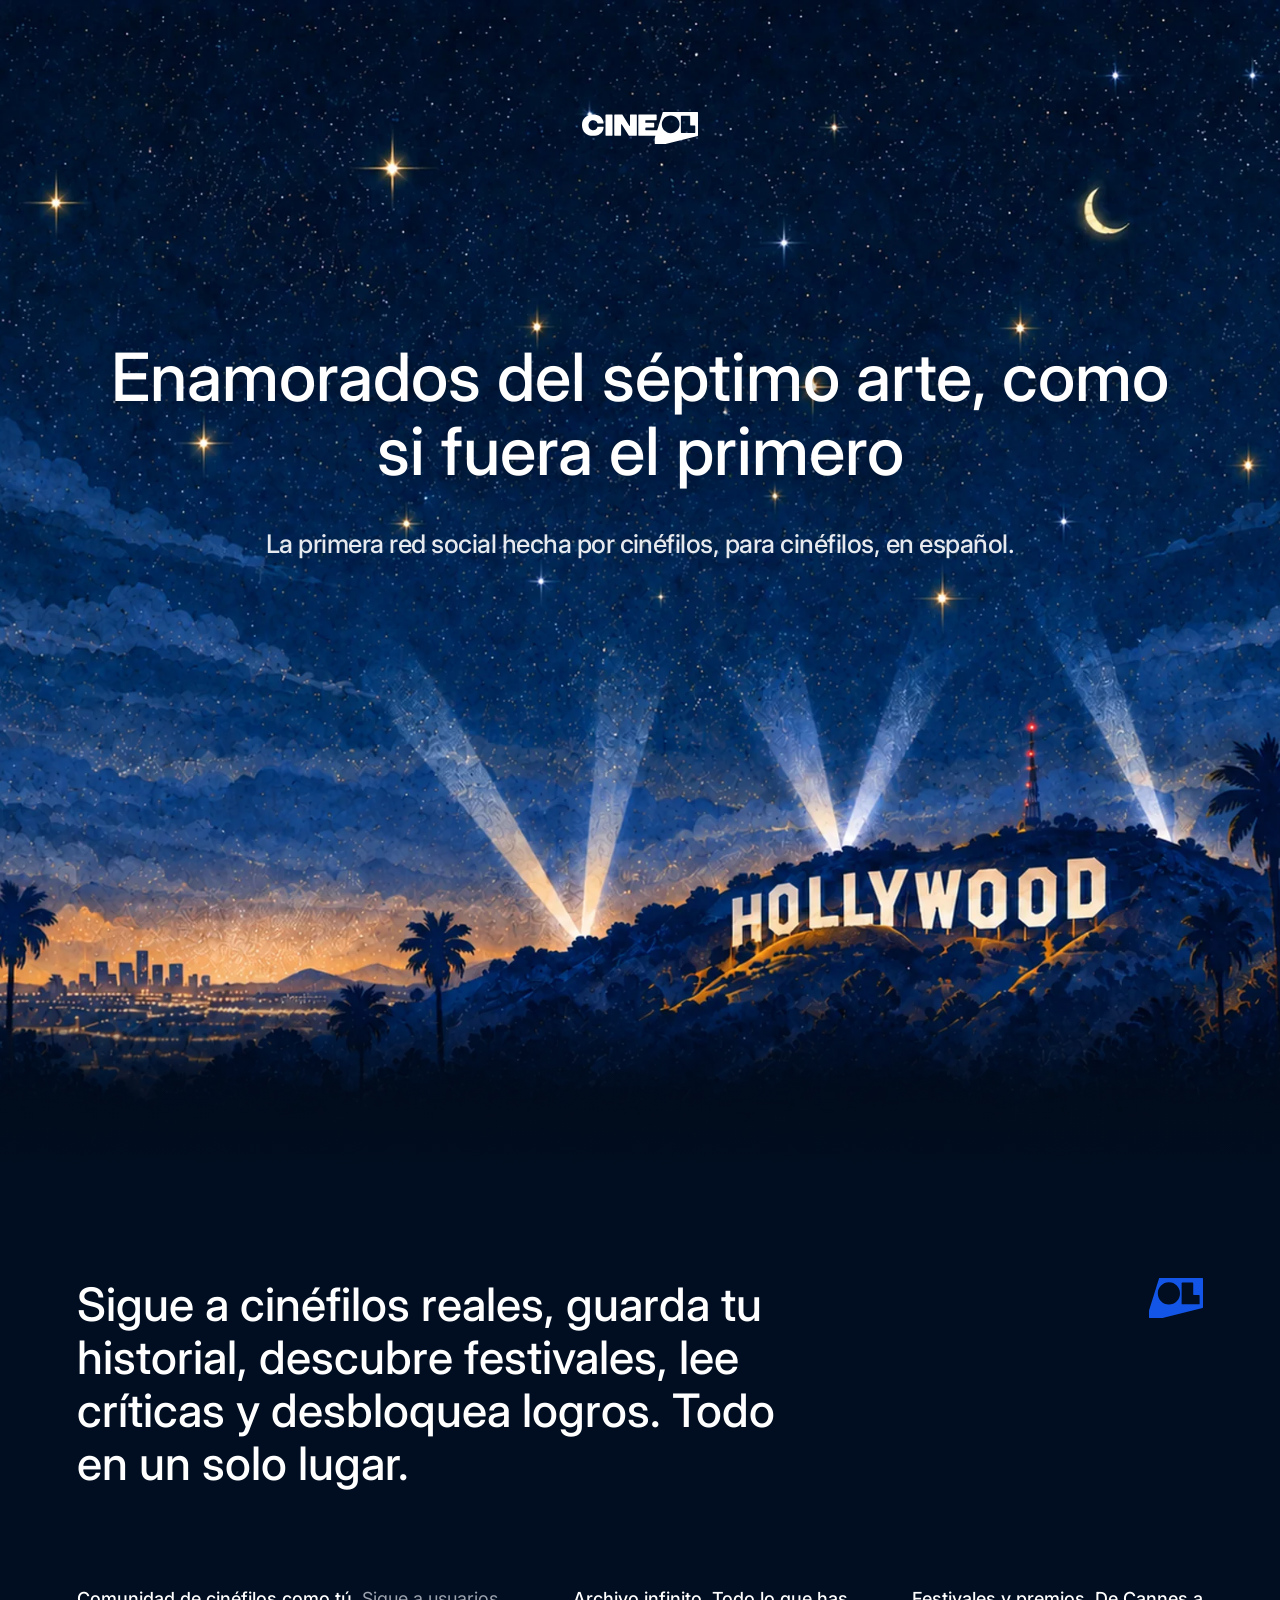
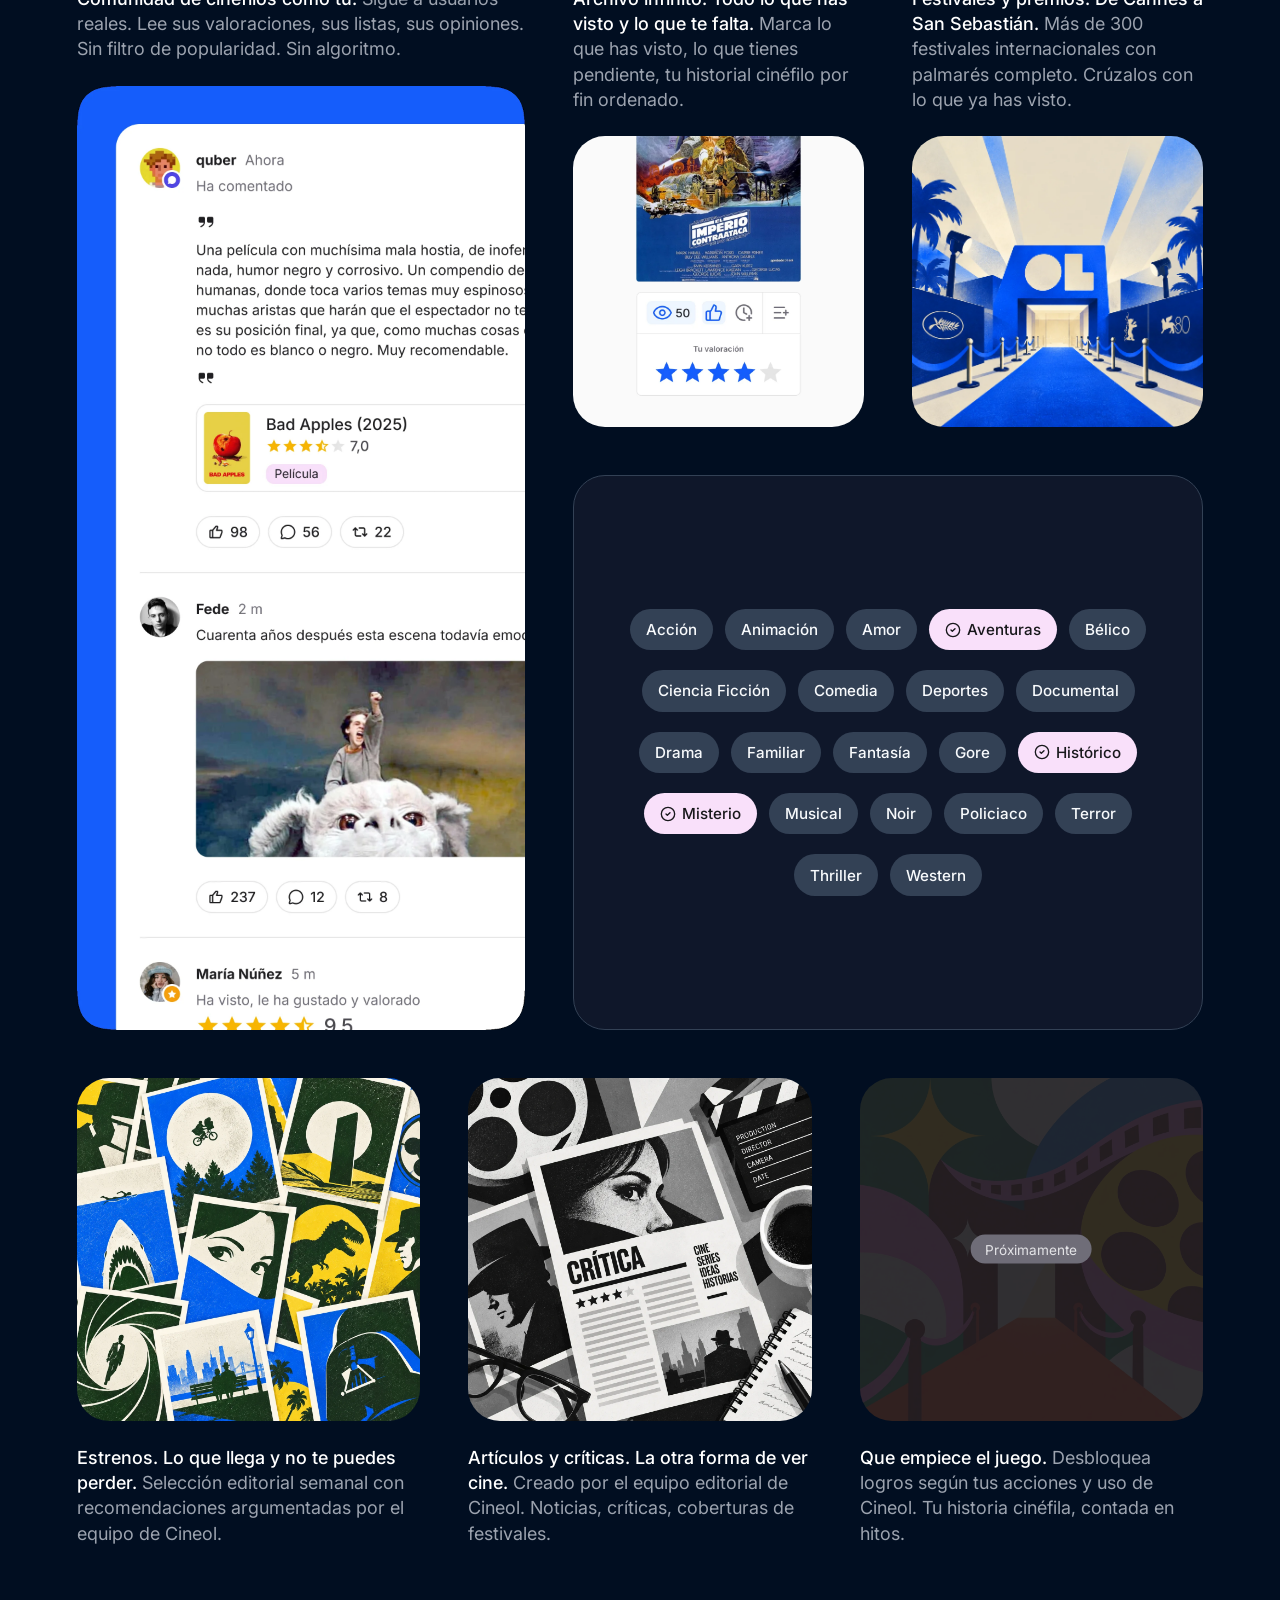
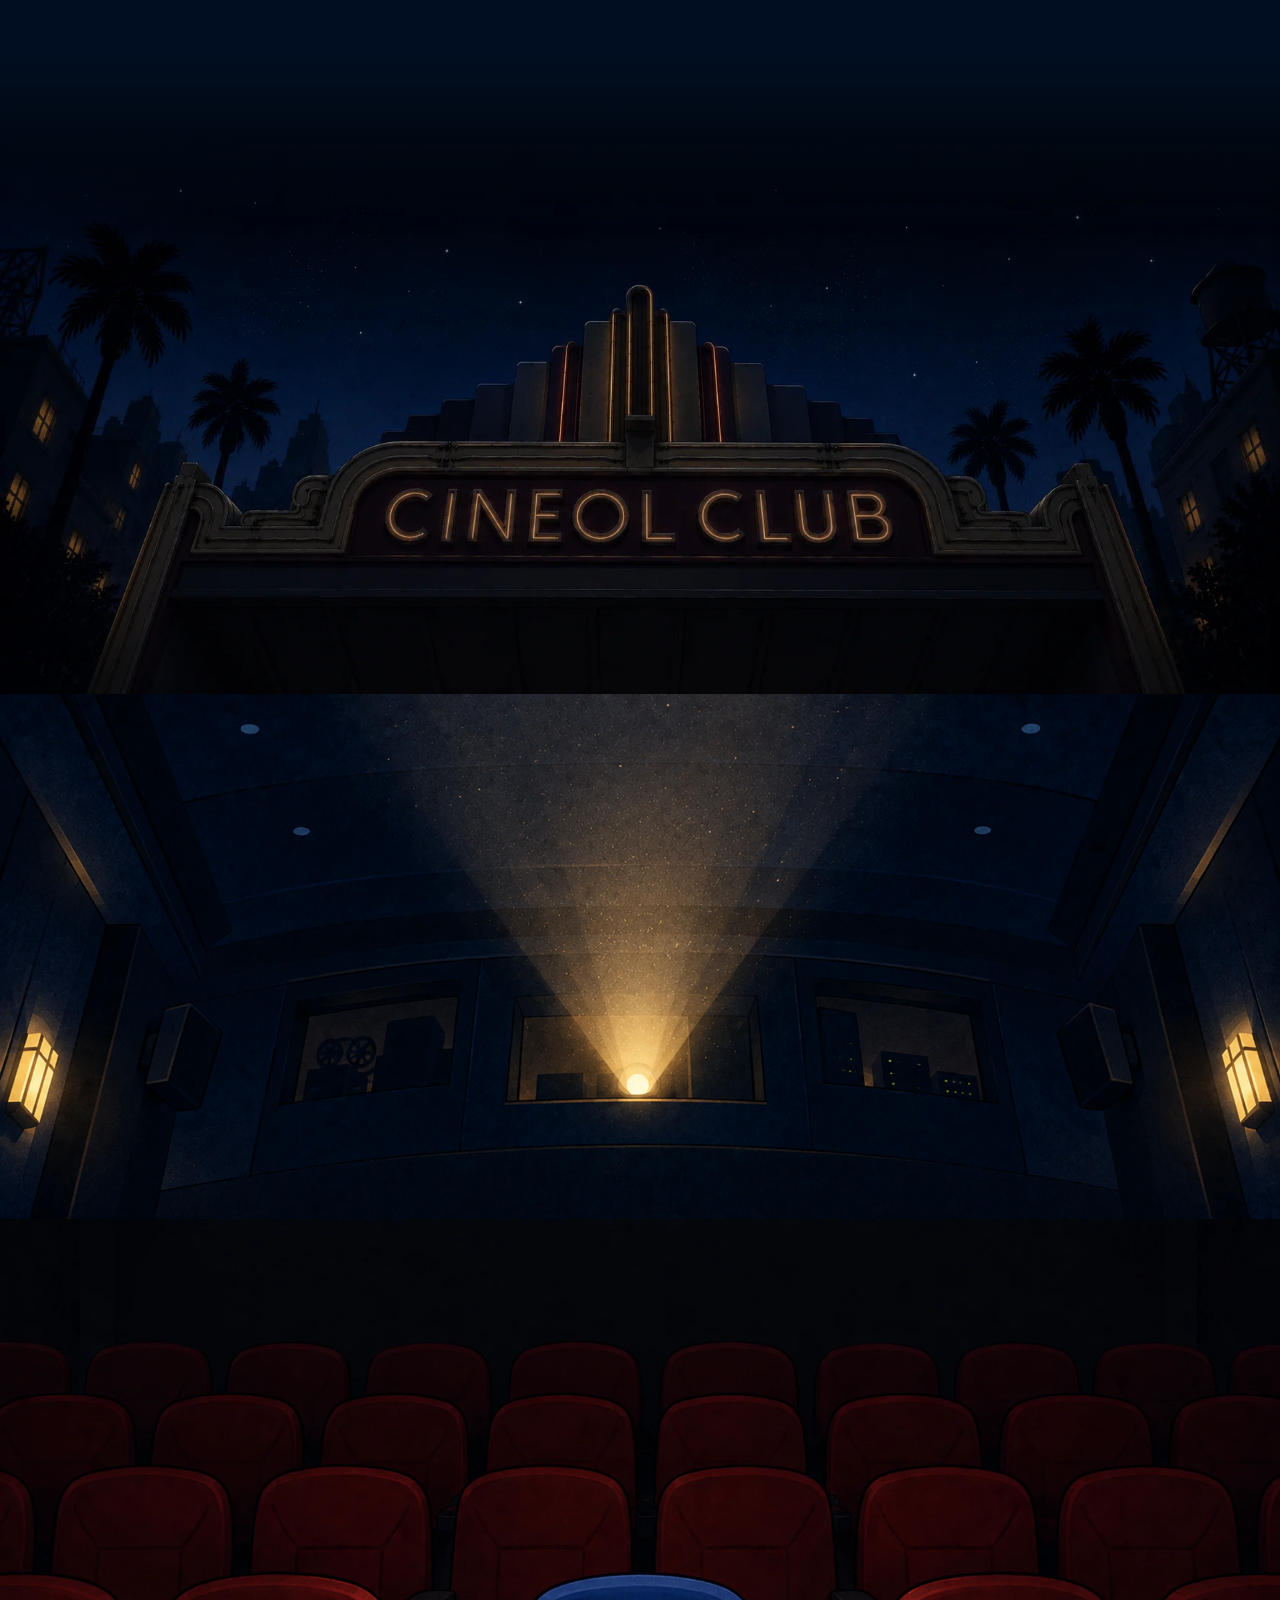
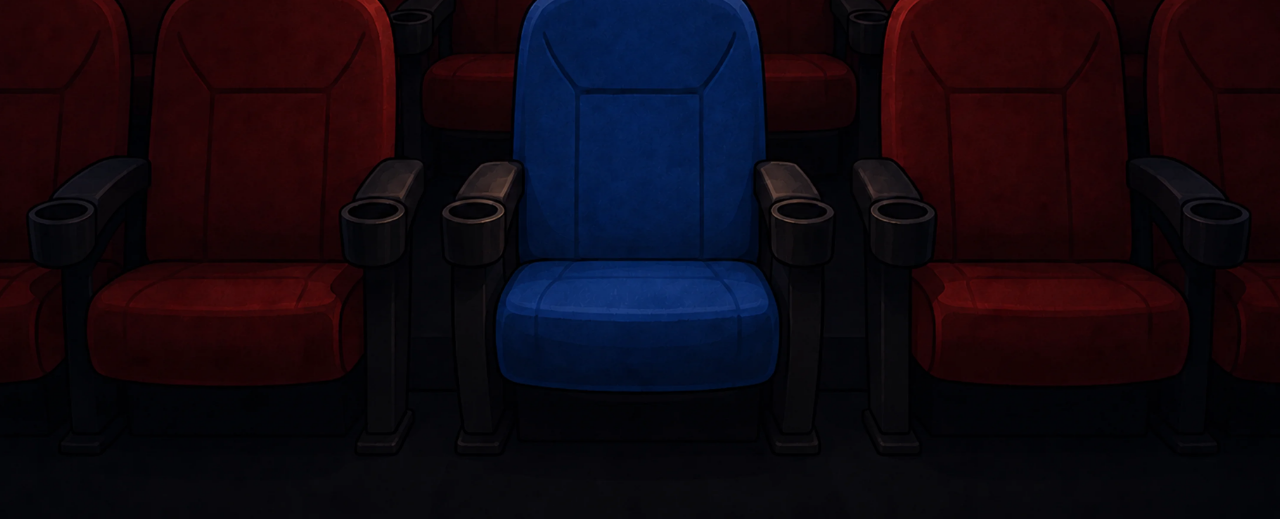
<file: index.html>
<!DOCTYPE html>
<html lang="es">
<head>
<meta charset="UTF-8">
<meta name="viewport" content="width=device-width, initial-scale=1.0">
<title>Cineol</title>
<link rel="preconnect" href="https://fonts.googleapis.com">
<link rel="preconnect" href="https://fonts.gstatic.com" crossorigin>
<link href="https://fonts.googleapis.com/css2?family=Inter:opsz,wght@14..32,400..700&display=swap" rel="stylesheet">
<link rel="stylesheet" href="css/styles.css">
<!-- Precarga la butaca iluminada: si no, la primera vez que se llega a la
     frase final el navegador tiene que descargarla de golpe y el scroll
     parece "atascarse" justo en esa transición. -->
<link rel="preload" as="image" href="assets/3-butaca-2.webp">
</head>
<body>

  <section class="hero" id="hero">
    <img class="hero-bg" id="heroBg" src="assets/hero-bg.webp" alt="Vista nocturna del letrero de Hollywood">
    <div class="hero-content" id="heroContent">
      <img class="hero-logo" src="assets/cineol-wordmark-logo.svg" alt="Cineol">
      <h1>Enamorados del séptimo arte, como si fuera el primero</h1>
      <p>La primera red social hecha por cinéfilos, para cinéfilos, en español.</p>
    </div>
  </section>

  <section class="features" id="features">
    <div class="features-inner">

      <div class="features-heading" id="featuresHeading">
        <h2>Sigue a cinéfilos reales, guarda tu historial, descubre festivales, lee críticas y desbloquea logros. Todo en un solo lugar.</h2>
        <img class="features-heading-icon" src="assets/features-subtract-icon.svg" alt="">
      </div>

      <div class="features-grid">

        <div class="features-row features-row--top">
          <article class="feature-card feature-card--tall" data-feature>
            <p class="feature-copy"><strong>Comunidad de cinéfilos como tú.</strong> Sigue a usuarios reales. Lee sus valoraciones, sus listas, sus opiniones. Sin filtro de popularidad. Sin algoritmo.</p>
            <div class="feature-media feature-media--fill squircle"><img src="assets/features-1-feed-bg.webp" alt="Feed social de Cineol" loading="lazy"></div>
          </article>

          <div class="feature-col">
            <div class="feature-subrow">
              <article class="feature-card" data-feature>
                <p class="feature-copy"><strong>Archivo infinito. Todo lo que has visto y lo que te falta.</strong> Marca lo que has visto, lo que tienes pendiente, tu historial cinéfilo por fin ordenado.</p>
                <div class="feature-media squircle"><img src="assets/features-2-valorar-bg.webp" alt="Valorar películas en Cineol" loading="lazy"></div>
              </article>
              <article class="feature-card" data-feature>
                <p class="feature-copy"><strong>Festivales y premios. De Cannes a San Sebastián.</strong> Más de 300 festivales internacionales con palmarés completo. Crúzalos con lo que ya has visto.</p>
                <div class="feature-media squircle"><img src="assets/features-3-festivales-bg.webp" alt="Festivales en Cineol" loading="lazy"></div>
              </article>
            </div>

            <article class="feature-card feature-card--genres squircle" data-feature>
              <div class="feature-genres">
                <span class="genre-badge">Acción</span>
                <span class="genre-badge">Animación</span>
                <span class="genre-badge">Amor</span>
                <span class="genre-badge genre-badge--active"><svg viewBox="0 0 24 24" fill="none" stroke="currentColor" stroke-width="2" stroke-linecap="round" stroke-linejoin="round"><circle cx="12" cy="12" r="10"/><path d="m9 12 2 2 4-4"/></svg>Aventuras</span>
                <span class="genre-badge">Bélico</span>
                <span class="genre-badge">Ciencia Ficción</span>
                <span class="genre-badge">Comedia</span>
                <span class="genre-badge">Deportes</span>
                <span class="genre-badge">Documental</span>
                <span class="genre-badge">Drama</span>
                <span class="genre-badge">Familiar</span>
                <span class="genre-badge">Fantasía</span>
                <span class="genre-badge">Gore</span>
                <span class="genre-badge genre-badge--active"><svg viewBox="0 0 24 24" fill="none" stroke="currentColor" stroke-width="2" stroke-linecap="round" stroke-linejoin="round"><circle cx="12" cy="12" r="10"/><path d="m9 12 2 2 4-4"/></svg>Histórico</span>
                <span class="genre-badge genre-badge--active"><svg viewBox="0 0 24 24" fill="none" stroke="currentColor" stroke-width="2" stroke-linecap="round" stroke-linejoin="round"><circle cx="12" cy="12" r="10"/><path d="m9 12 2 2 4-4"/></svg>Misterio</span>
                <span class="genre-badge">Musical</span>
                <span class="genre-badge">Noir</span>
                <span class="genre-badge">Policiaco</span>
                <span class="genre-badge">Terror</span>
                <span class="genre-badge">Thriller</span>
                <span class="genre-badge">Western</span>
              </div>
            </article>
          </div>
        </div>

        <div class="features-row features-row--bottom">
          <article class="feature-card" data-feature>
            <div class="feature-media squircle"><img src="assets/features-4-estrenos-bg.webp" alt="Estrenos en Cineol" loading="lazy"></div>
            <p class="feature-copy"><strong>Estrenos. Lo que llega y no te puedes perder.</strong> Selección editorial semanal con recomendaciones argumentadas por el equipo de Cineol.</p>
          </article>
          <article class="feature-card" data-feature>
            <div class="feature-media squircle"><img src="assets/features-5-articulos-bg.webp" alt="Artículos en Cineol" loading="lazy"></div>
            <p class="feature-copy"><strong>Artículos y críticas. La otra forma de ver cine.</strong> Creado por el equipo editorial de Cineol. Noticias, críticas, coberturas de festivales.</p>
          </article>
          <article class="feature-card feature-card--upcoming" data-feature>
            <div class="feature-media squircle">
              <img src="assets/features-6-proximamente-bg.webp" alt="Logros en Cineol" loading="lazy">
              <span class="feature-badge">Próximamente</span>
            </div>
            <p class="feature-copy"><strong>Que empiece el juego.</strong> Desbloquea logros según tus acciones y uso de Cineol. Tu historia cinéfila, contada en hitos.</p>
          </article>
        </div>

      </div>
    </div>
  </section>

  <section class="cta" id="cta">

    <div class="cta-fachada">
      <img src="assets/1-fachada-bg.webp" alt="Fachada de Cineol Club" loading="lazy">
    </div>

    <div class="cta-projector">
      <img class="cta-projector-base" src="assets/2-sala-proyector-1.webp" alt="Sala de proyección de Cineol" loading="lazy">
      <img class="cta-projector-frame is-active" src="assets/2-sala-proyector-1.webp" alt="" data-frame loading="lazy">
      <img class="cta-projector-frame" src="assets/2-sala-proyector-2.webp" alt="" data-frame loading="lazy">
      <img class="cta-projector-frame" src="assets/2-sala-proyector-3.webp" alt="" data-frame loading="lazy">
    </div>

    <div class="seats-wrapper" id="seatsWrapper">
      <a class="seats-pin" id="seatsPin" href="https://www.cineol.net/" aria-label="Entrar en Cineol">
        <img class="seats-bg" id="seatsBg" src="assets/3-butaca-1.webp" alt="Butacas de cine, una de ellas en azul">
        <div class="seats-overlay">
          <p class="seats-line" id="seatsLine"></p>
          <div class="seats-welcome" id="seatsWelcome">
            <h2>Bienvenido a Cineol</h2>
            <p>Aquí tienes tu sitio.</p>
          </div>
        </div>
        <span class="seats-cue" id="seatsCue">Pulsa sobre la butaca</span>
        <span class="seats-loader" id="seatsLoader" aria-hidden="true"><span class="seats-loader-fill"></span></span>
      </a>
    </div>

  </section>

  <script src="js/main.js"></script>
</body>
</html>
</file>
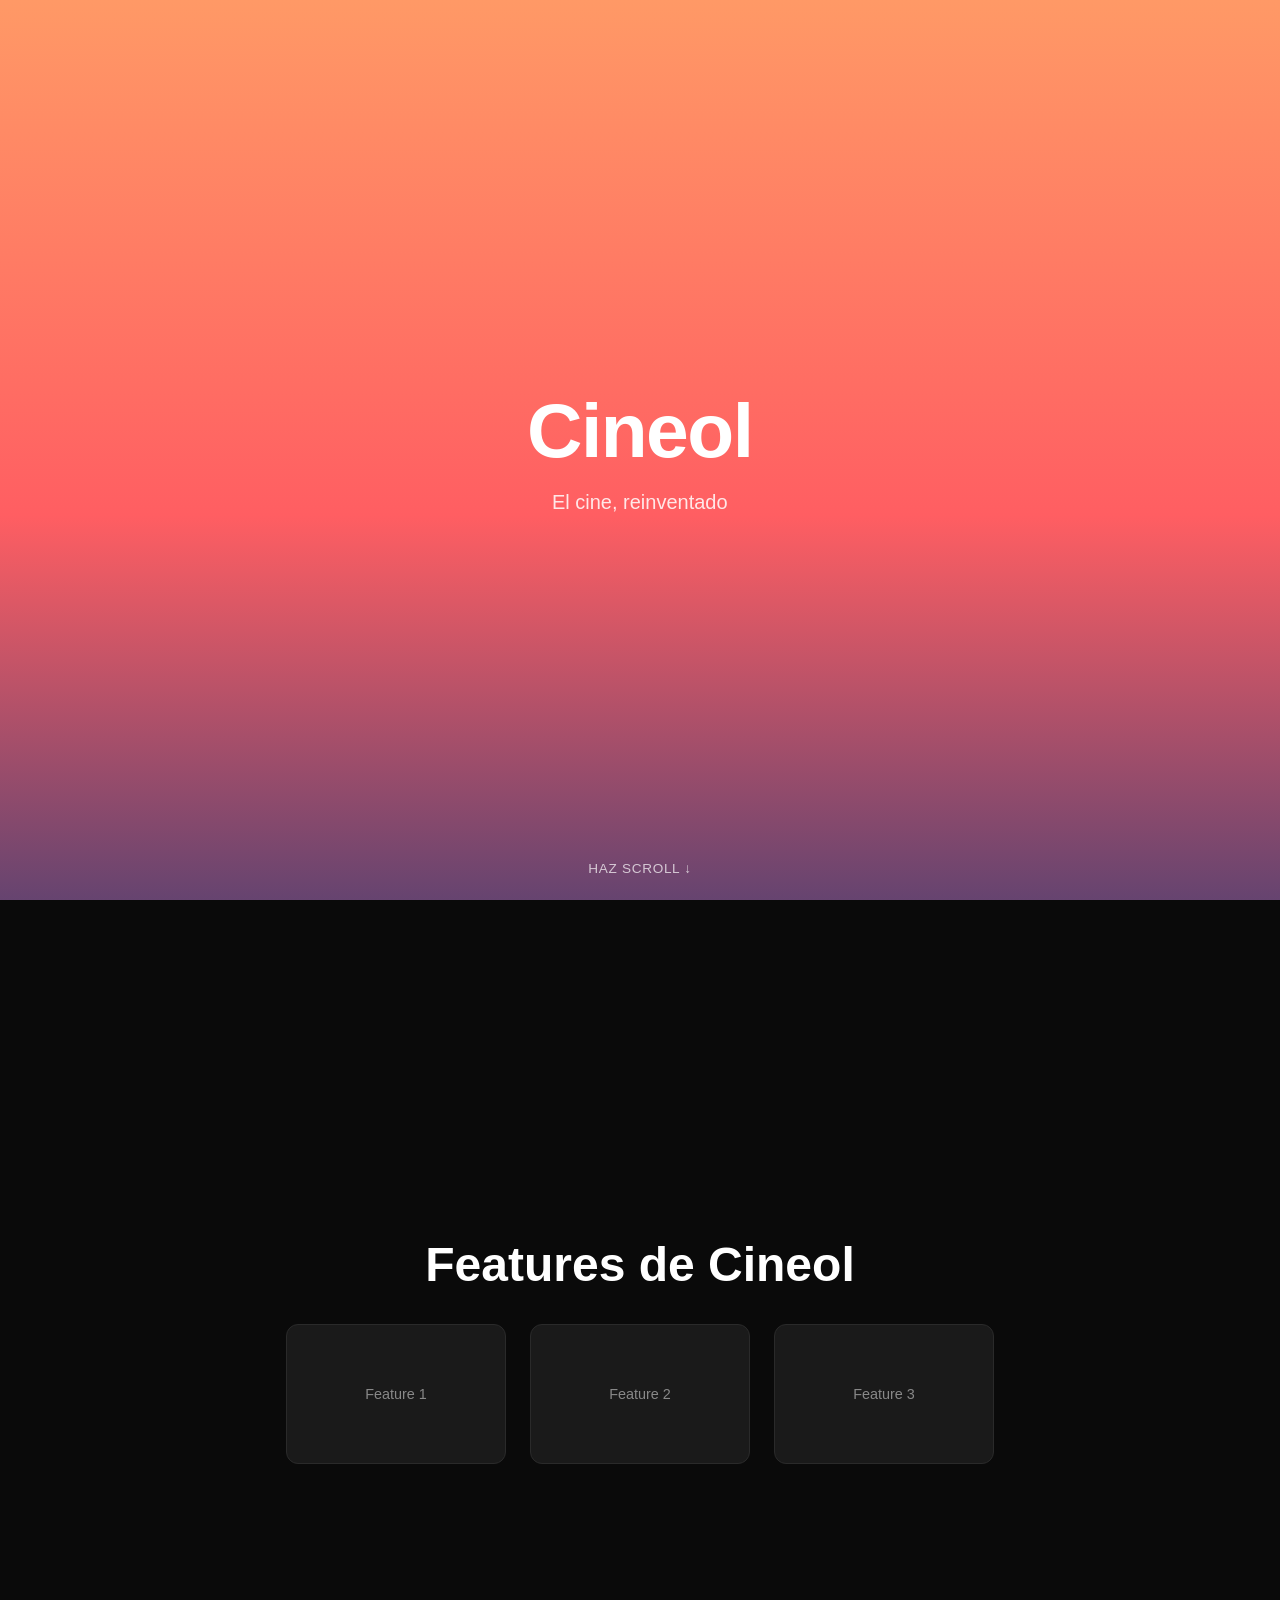
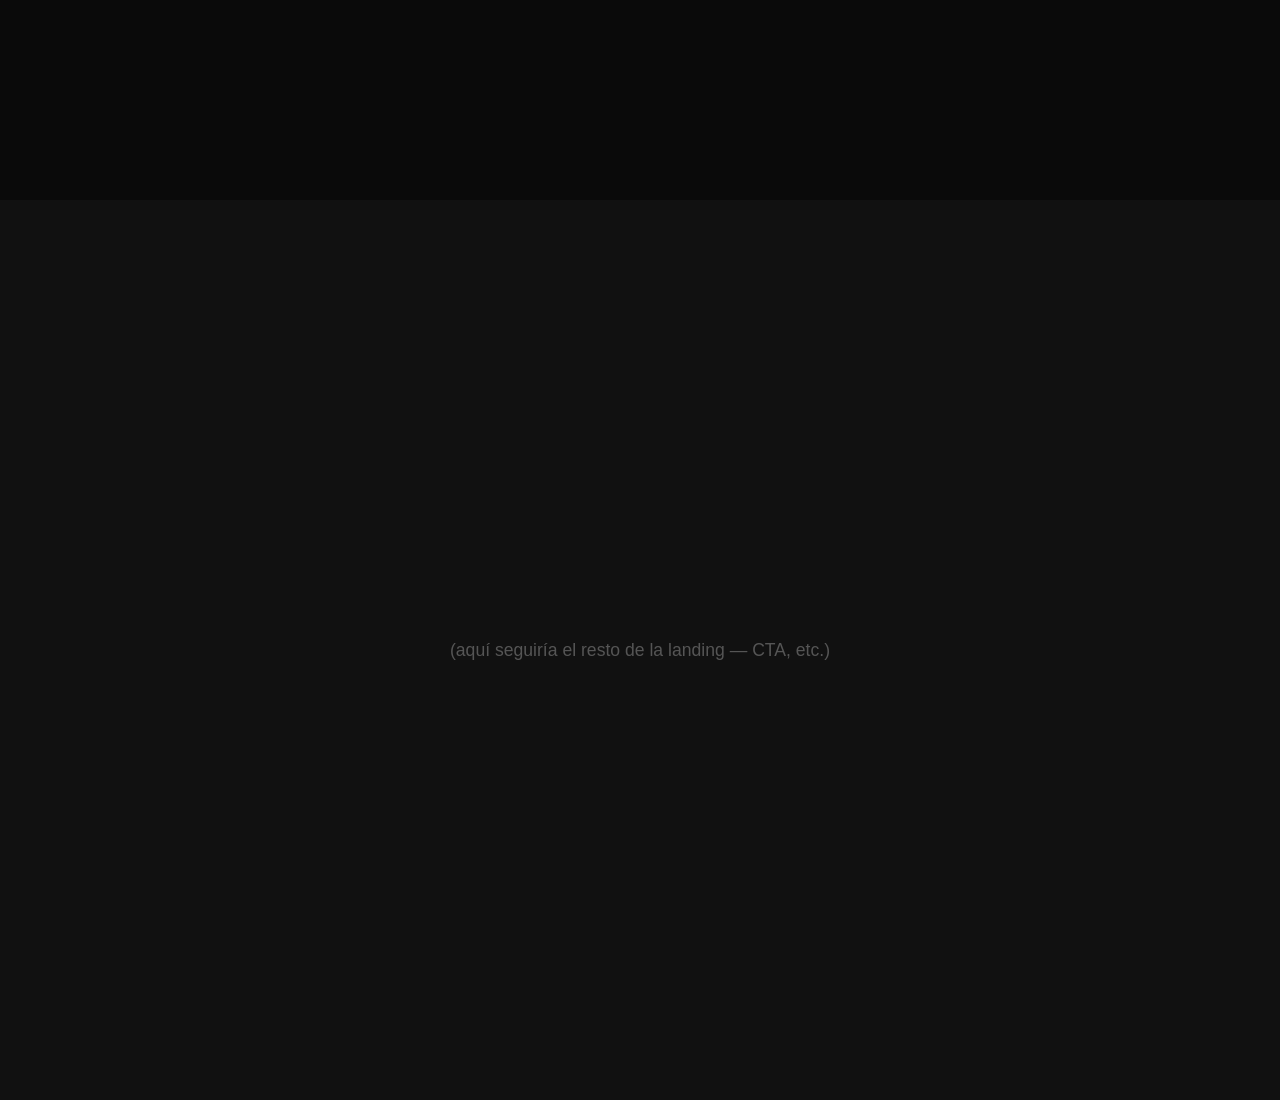
<file: demo-hero-features-transition.html>
<!DOCTYPE html>
<html lang="es">
<head>
<meta charset="UTF-8">
<meta name="viewport" content="width=device-width, initial-scale=1.0">
<title>Demo: transición Hero → Features (sticky parallax)</title>
<style>
  * { margin: 0; padding: 0; box-sizing: border-box; }
  html, body { height: 100%; }
  body { font-family: -apple-system, BlinkMacSystemFont, "Segoe UI", sans-serif; }

  section {
    position: sticky;
    top: 0;
    height: 100vh;
    width: 100%;
    display: flex;
    align-items: center;
    justify-content: center;
    overflow: hidden;
  }

  /* ---- HERO ---- */
  .hero {
    z-index: 1;
    background: #1a1a2e;
  }
  .hero-bg {
    position: absolute;
    top: 0;
    left: 0;
    width: 100%;
    /* Proporción del crop DESKTOP (ejemplo: diseñado a 1440x1450 en Figma).
       Con width:100%, la altura en px se recalcula sola según el ancho real. */
    aspect-ratio: 1440 / 1450;
    background: linear-gradient(180deg, #ff9966 0%, #ff5e62 40%, #4b3f72 75%, #241c3a 100%);
    will-change: transform;
  }
  /* Crop MOBILE distinto (placeholder — sustituir por la proporción real de Figma) */
  @media (max-width: 768px) {
    .hero-bg {
      aspect-ratio: 390 / 700;
    }
  }
  .mountain-marker {
    position: absolute;
    bottom: 60px;
    left: 50%;
    transform: translateX(-50%);
    color: white;
    font-size: 1.1rem;
    font-weight: 600;
    text-shadow: 0 2px 12px rgba(0,0,0,0.6);
    white-space: nowrap;
  }
  .hero-content {
    position: relative;
    text-align: center;
    color: white;
    will-change: transform;
  }
  .hero-content h1 {
    font-size: clamp(2.5rem, 6vw, 5rem);
    letter-spacing: -0.02em;
  }
  .hero-content p {
    margin-top: 1rem;
    font-size: 1.25rem;
    opacity: 0.85;
  }
  .hero-note {
    position: absolute;
    bottom: 24px;
    left: 50%;
    transform: translateX(-50%);
    color: rgba(255,255,255,0.7);
    font-size: 0.85rem;
    letter-spacing: 0.05em;
    text-transform: uppercase;
  }

  /* ---- FEATURES ---- */
  .features {
    z-index: 2;
    background: #0a0a0a;
    flex-direction: column;
    gap: 2rem;
  }
  .features h2 {
    color: white;
    font-size: clamp(1.8rem, 4vw, 3rem);
  }
  .cards {
    display: flex;
    gap: 1.5rem;
    flex-wrap: wrap;
    justify-content: center;
    padding: 0 2rem;
  }
  .card {
    width: 220px;
    height: 140px;
    background: #1a1a1a;
    border: 1px solid #2a2a2a;
    border-radius: 12px;
    color: #888;
    display: flex;
    align-items: center;
    justify-content: center;
    font-size: 0.9rem;
    opacity: 0;
    transform: translateY(30px);
    transition: opacity 0.6s ease, transform 0.6s ease;
  }
  .card.visible {
    opacity: 1;
    transform: translateY(0);
  }

  /* ---- SPACER para poder seguir haciendo scroll tras ver el efecto ---- */
  .spacer {
    position: relative;
    z-index: 3;
    height: 100vh;
    background: #111;
    color: #555;
    font-size: 1.1rem;
  }
</style>
</head>
<body>

  <section class="hero">
    <div class="hero-bg" id="heroBg">
      <div class="mountain-marker">🏔️ Letrero de Hollywood (oculto al cargar)</div>
    </div>
    <div class="hero-content" id="heroContent">
      <h1>Cineol</h1>
      <p>El cine, reinventado</p>
    </div>
    <div class="hero-note">Haz scroll ↓</div>
  </section>

  <section class="features">
    <h2>Features de Cineol</h2>
    <div class="cards">
      <div class="card" data-card>Feature 1</div>
      <div class="card" data-card>Feature 2</div>
      <div class="card" data-card>Feature 3</div>
    </div>
  </section>

  <section class="spacer">
    (aquí seguiría el resto de la landing — CTA, etc.)
  </section>

  <script>
    // Parallax calculado: revela el fondo del Hero (letrero de Hollywood)
    // exactamente durante el tramo de scroll en que Features lo cubre (1 viewport).
    const heroBg = document.getElementById('heroBg');
    const heroContent = document.getElementById('heroContent');

    function updateHeroParallax() {
      const vh = window.innerHeight;
      const bgHeight = heroBg.getBoundingClientRect().height; // medido en tiempo real, no hardcodeado
      const hiddenHeight = Math.max(bgHeight - vh, 0); // lo que queda oculto por defecto
      const progress = Math.min(Math.max(window.scrollY / vh, 0), 1); // 0→1 durante el pin del Hero
      heroBg.style.transform = `translateY(${-hiddenHeight * progress}px)`;

      // El texto del Hero se desvanece un poco más rápido que el reveal de fondo
      heroContent.style.transform = `translateY(${progress * 60}px)`;
      heroContent.style.opacity = 1 - progress * 1.3;
    }

    window.addEventListener('scroll', updateHeroParallax);
    window.addEventListener('resize', updateHeroParallax);
    updateHeroParallax();

    // Animación de las features al entrar en viewport (IntersectionObserver)
    const cards = document.querySelectorAll('[data-card]');
    const observer = new IntersectionObserver((entries) => {
      entries.forEach((entry, i) => {
        if (entry.isIntersecting) {
          setTimeout(() => entry.target.classList.add('visible'), i * 120);
          observer.unobserve(entry.target);
        }
      });
    }, { threshold: 0.3 });
    cards.forEach(card => observer.observe(card));
  </script>

</body>
</html>
</file>
<file: css/styles.css>
:root {
  /* Tokens de marca extraídos del archivo de Figma de Cineol */
  --cineol-black: #201f23;
  --cineol-white: #ffffff;
  --cineol-border: #e5e5e5;
  --cineol-secondary: #4c4b53;
  --cineol-placeholder: #6f6d78;
  --cineol-brand-blue: #155dfc;
  --blue-50: #eff6ff;
  --gray-400: #9ca3af;
  --pink-utility: #f9e0fa;
  --neutral-700: #404040;
  --zinc-200: #e4e4e7;
  --zinc-900: #18181b;
  --slate-900: #0f172a;
  --slate-700: #334155;
  --slate-50: #f8fafc;
}

* { margin: 0; padding: 0; box-sizing: border-box; }
/* min-height (no height): con "height:100%" en un documento cuyo contenido
   desborda el viewport, el motor trata el body como si midiera solo 1 viewport
   a efectos de "position:sticky", y el Hero (100vh) se queda sin margen para
   pegarse — por eso no se quedaba fijo al hacer scroll. */
html, body { min-height: 100%; }
body {
  font-family: "Inter", -apple-system, BlinkMacSystemFont, "Segoe UI", sans-serif;
  background: #000000; /* negro real de la página, no el token de componente */
}

section {
  position: sticky;
  top: 0;
  height: 100vh;
  width: 100%;
  overflow: hidden;
}

/* ---- HERO ---- */
/* Alto fijo en vh (no en función del ancho de la imagen): así el punto en el
   que aparece el letrero es siempre el mismo, sea cual sea la forma de la
   ventana. object-fit:cover rellena ese alto recortando los laterales si
   hace falta, pero nunca encoge ni deja bordes vacíos. Sigue sin sticky:
   es más alto que 1 viewport y fluye con normalidad en el documento. */
.hero {
  position: relative;
  top: auto;
  height: 130vh;
  overflow: hidden;
  z-index: 1;
  background: #000000;
}
/* Funde el borde inferior de la ilustración (no es negro puro) con el
   fondo de Features, para que no se note el corte entre secciones. */
.hero::after {
  content: "";
  position: absolute;
  bottom: 0;
  left: 0;
  width: 100%;
  height: 20vh;
  background: linear-gradient(to bottom, transparent, #010e21);
  pointer-events: none;
}
.hero-bg {
  position: absolute;
  top: 0;
  left: 0;
  display: block;
  width: 100%;
  height: 100%;
  object-fit: cover;
  object-position: top center;
  user-select: none;
  pointer-events: none;
}
.hero-content {
  position: absolute; /* superpuesto sobre hero-bg, no empuja su altura */
  top: 0;
  left: 0;
  width: 100%;
  text-align: center;
  color: white;
  display: flex;
  flex-direction: column;
  align-items: center;
  justify-content: center; /* centrado vertical en el primer viewport */
  gap: 2.5rem;
  height: 100vh;
  height: 100svh; /* alto visible real en móvil (sin barras del navegador) */
  padding: 0 1.5rem;
}
.hero-logo {
  position: absolute; /* fuera del flujo: el logo se queda en su sitio original */
  top: 112px;
  left: 50%;
  transform: translateX(-50%);
  height: 32px;
  width: auto;
}
.hero-content h1 {
  font-family: "Inter", sans-serif;
  font-weight: 500;
  font-size: clamp(2.2rem, 5.2vw, 5rem);
  line-height: 1.1;
  text-shadow: 0 4px 24px rgba(0, 0, 0, 0.4);
  max-width: 1108px;
}
.hero-content p {
  font-weight: 500;
  font-size: clamp(1.1rem, 2vw, 2rem);
  letter-spacing: -0.02em;
  opacity: 0.9;
}

/* Aparición de los textos del hero: igual que la de las features (fade-in +
   desplazamiento de 24px desde abajo, 0.8s); el subtítulo entra 0.2s después. */
.hero-content h1,
.hero-content p {
  opacity: 0;
  transform: translateY(24px);
  transition: opacity 0.8s ease, transform 0.8s ease;
}
.hero-content p {
  transition-delay: 0.2s;
}
.hero-content.visible h1 {
  opacity: 1;
  transform: translateY(0);
}
.hero-content.visible p {
  opacity: 0.9;
  transform: translateY(0);
}

/* ---- FEATURES ---- */
/* Anula la regla genérica sticky/100vh: esta sección crece con su contenido
   (grid bento de varias filas), solo el Hero necesita quedarse fijado detrás. */
.features {
  position: relative;
  top: auto;
  height: auto;
  min-height: 100vh;
  overflow: visible;
  z-index: 2;
  background: #010e21;
  color: white;
  padding: 12vh 6vw;
}
.features-inner {
  display: flex;
  flex-direction: column;
  gap: 96px;
  max-width: 1440px;
  margin: 0 auto;
}
.features-heading {
  display: flex;
  align-items: flex-start;
  justify-content: space-between;
  gap: 2rem;
}
.features-heading h2,
.features-heading-icon {
  opacity: 0;
  transform: translateY(24px);
  transition: opacity 0.8s ease, transform 0.8s ease;
}
.features-heading-icon {
  transition-delay: 0.2s; /* el icono entra un poco después que el título */
}
.features-heading.visible h2 {
  opacity: 1;
  transform: translateY(0);
}
.features-heading.visible .features-heading-icon {
  opacity: 0.9;
  transform: translateY(0);
}
.features-heading h2 {
  font-family: "Inter", sans-serif;
  font-weight: 500;
  font-size: clamp(1.8rem, 3.6vw, 3.5rem);
  line-height: 1.15;
  max-width: 728px;
}
.features-heading-icon {
  flex-shrink: 0;
  height: 40px;
  width: auto;
}

.features-grid {
  display: flex;
  flex-direction: column;
  gap: 3rem;
}
.features-row {
  display: flex;
  gap: 3rem;
}
.features-row--top {
  align-items: stretch;
}
.feature-col {
  flex: 1 1 0;
  display: flex;
  flex-direction: column;
  gap: 3rem;
}
.feature-subrow {
  display: flex;
  gap: 3rem;
}

/* Tarjetas: base común */
.feature-card {
  display: flex;
  flex-direction: column;
  gap: 1.5rem;
  opacity: 0;
  transform: translateY(28px); /* entra desde abajo, desplazamiento sutil */
  transition: opacity 0.7s ease, transform 0.7s ease;
  transition-delay: var(--reveal-delay, 0s);
}
.feature-card.visible {
  opacity: 1;
  transform: translateY(0);
}
.feature-copy {
  font-size: 1.125rem;
  line-height: 1.4;
  color: var(--gray-400);
}
.feature-copy strong {
  color: white;
  font-weight: 500;
}
/* Squircle: esquinas suaves y continuas tipo iOS. Un mask SVG estirado al
   100%/100% de cada caja distorsiona en óvalo las cajas no cuadradas (lo
   probé y se veía fatal), así que en su lugar se usa un border-radius
   generoso con una curva ligeramente más suave que el arco por defecto
   (aproximación práctica; el "corner smoothing" exacto de Figma no es
   replicable 1:1 en CSS estándar sin un mask por-elemento). */
.squircle {
  border-radius: 32px; /* radio real de Figma */
  /* Esquina squircle (continuidad tipo iOS) vía CSS nativo: si el navegador
     no soporta "corner-shape" (aún experimental, solo Chromium reciente),
     esta línea se ignora sin más y se queda el border-radius normal. */
  corner-shape: squircle;
}
.feature-media {
  position: relative;
  overflow: hidden;
  aspect-ratio: 1 / 1;
}
.feature-media img {
  width: 100%;
  height: 100%;
  object-fit: cover;
  display: block;
}

/* Tarjeta alta (columna izquierda, fila superior) */
.feature-card--tall {
  flex: 0 0 448px;
  max-width: 448px;
}
.feature-card--tall .feature-media--fill {
  flex: 1;
  aspect-ratio: auto;
}
.features-row--top .feature-col .feature-subrow .feature-card {
  flex: 1 1 0;
}

/* Tarjeta de géneros (badges, sin imagen): ocupa todo el alto disponible
   de la columna (flex:1) y centra el contenido dentro. */
.feature-card--genres {
  flex: 1;
  background: var(--slate-900);
  border: 1px solid var(--slate-700);
  padding: 2.5rem;
  align-items: center;
  justify-content: center;
}
.feature-genres {
  display: flex;
  flex-wrap: wrap;
  gap: 20px 12px; /* fila 20px, columna 12px - medidas reales de Figma */
  justify-content: center;
  align-content: center;
}
.genre-badge {
  background: var(--slate-700);
  color: var(--slate-50);
  padding: 0.7rem 1rem;
  border-radius: 9999px;
  font-size: 0.95rem;
  font-weight: 500;
  white-space: nowrap;
  display: inline-flex;
  align-items: center;
  gap: 0.4rem;
}
.genre-badge--active {
  background: var(--pink-utility);
  color: var(--zinc-900);
}
.genre-badge svg {
  width: 16px;
  height: 16px;
  flex-shrink: 0;
}

/* Fila inferior: 3 tarjetas iguales */
.features-row--bottom .feature-card {
  flex: 1 1 0;
}

/* Logros / Próximamente: la imagen apenas se intuye, fundida con el fondo.
   El fondo de esta tarjeta concreta es --cineol-black (#201f23), el mismo
   token que usa Figma en esta capa - no el negro puro de la página. */
.feature-card--upcoming .feature-media {
  background: var(--cineol-black);
}
.feature-card--upcoming .feature-media img {
  opacity: 0.08;
}
.feature-badge {
  position: absolute;
  top: 50%;
  left: 50%;
  transform: translate(-50%, -50%);
  background: var(--cineol-placeholder);
  color: var(--zinc-200);
  padding: 0.4rem 0.9rem;
  border-radius: 9999px;
  font-size: 0.85rem;
  white-space: nowrap;
}

@media (max-width: 900px) {
  .features-row,
  .feature-subrow {
    flex-direction: column;
  }
  .feature-card--tall {
    flex-basis: auto;
    max-width: none;
  }
  .features-heading {
    flex-direction: column-reverse;
  }
}

/* ---- CTA ---- */
/* Igual que Features: anula sticky/100vh genérico, este bloque contiene
   varias piezas (fachada, proyector, butacas) y su propio tramo pinned. */
.cta {
  position: relative;
  top: auto;
  height: auto;
  overflow: visible;
  z-index: 3;
  background: #000000;
}

.cta-fachada,
.cta-projector {
  width: 100%;
  line-height: 0;
}
.cta-fachada {
  position: relative;
}
/* Funde el fondo de Features con la parte superior de la fachada (tampoco
   es de un negro puro), para que no se note el corte entre secciones. */
.cta-fachada::before {
  content: "";
  position: absolute;
  top: 0;
  left: 0;
  width: 100%;
  height: 20vh;
  background: linear-gradient(to bottom, #010e21, transparent);
  pointer-events: none;
  z-index: 1;
}
.cta-fachada img,
.cta-projector-base,
.cta-projector-frame {
  width: 100%;
  display: block;
}

.cta-projector {
  position: relative;
}
.cta-projector-base {
  position: relative; /* fija la altura real del contenedor; nunca cambia */
}
/* Solo el haz de luz (franja central) hace crossfade entre frames; el resto
   de la imagen (lámparas de pared, ventanas de proyección) viene siempre
   de .cta-projector-base y no se mueve. El % debe cubrir el cono de luz
   en su punto más ancho (arriba) sin llegar a las lámparas de los lados. */
.cta-projector-frame {
  position: absolute;
  top: 0;
  left: 0;
  opacity: 0;
  clip-path: inset(0 28% 0 28%);
  transition: opacity 0.1s ease;
}
.cta-projector-frame.is-active {
  opacity: 1;
}

/* ---- Butacas: ciclo automático de frases (última sección, sin más
   contenido debajo, así que no hace falta bloquear el scroll a mano: al
   llegar aquí ya se está en el final del documento). ---- */
.seats-wrapper {
  position: relative;
  height: 100vh;
}
.seats-pin {
  position: sticky;
  top: 0;
  height: 100vh;
  display: block;
  overflow: hidden;
  text-decoration: none;
  pointer-events: none; /* solo se activa el click en el estado final */
}
.seats-pin.is-final {
  pointer-events: auto;
  cursor: pointer;
}
.seats-bg {
  position: absolute;
  inset: 0;
  width: 100%;
  height: 100%;
  object-fit: cover;
  object-position: bottom center;
}
.seats-overlay {
  position: absolute;
  inset: 0;
  text-align: center;
  color: white;
}
/* .seats-line y .seats-welcome comparten exactamente la misma posición
   (superpuestos vía position:absolute) para que el usuario siempre lea el
   texto principal a la misma altura, sea cual sea la frase activa.
   Posición anclada a la butaca, no a un px fijo: la butaca azul del asset
   siempre aparece al 39.53vh de la imagen (constante, medido por color de
   píxel - object-fit:cover con height:100vh hace que ese % no varíe con la
   resolución). El bloque de 3 líneas (192px de alto en desktop, ver abajo)
   debe terminar 16px por encima de ese punto, de ahí "39.53vh - 196px". */
.seats-line,
.seats-welcome {
  position: absolute;
  top: calc(39.53vh - 196px);
  left: 50%;
  transform: translateX(-50%);
  width: 100%;
}
.seats-line {
  font-size: 56px;
  font-weight: 500;
  max-width: 720px;
  margin: 0 auto;
  padding: 0 1.5rem;
  opacity: 0;
  transition: opacity 0.8s ease; /* salida suave (crossfade con la frase siguiente) */
}
.seats-line.is-visible {
  opacity: 1;
  transition: opacity 0.4s ease;
}
/* "Bienvenido a Cineol" y "Aquí tienes tu sitio" animan por separado y
   escalonados (igual que "Pulsa sobre la butaca"): título primero,
   subtítulo 0.15s después. */
.seats-welcome h2,
.seats-welcome p {
  opacity: 0;
  transform: translateY(10px);
  transition: opacity 0.6s ease, transform 0.6s ease;
}
.seats-welcome h2 {
  font-size: 56px;
  font-weight: 500;
}
.seats-welcome p {
  margin-top: 0.5rem;
  font-size: 40px;
  font-weight: 400;
  transition-delay: 0.15s;
}
.seats-welcome.is-visible h2 {
  opacity: 1;
  transform: translateY(0);
}
.seats-welcome.is-visible p {
  opacity: 0.8;
  transform: translateY(0);
}
/* Encima de la butaca azul, no debajo - despejada de su silueta */
.seats-cue {
  position: absolute;
  left: 50%;
  top: calc(39.53vh - 38px);
  transform: translateX(-50%) translateY(10px); /* entra con un pequeño desplazamiento hacia arriba, como las features */
  color: rgba(255, 255, 255, 0.4);
  font-size: 18px;
  font-weight: 700;
  opacity: 0;
  transition: opacity 0.6s ease, transform 0.6s ease;
}
.seats-cue.is-visible {
  opacity: 1;
  transform: translateX(-50%) translateY(0);
}

/* Loader ficticio: barra que se rellena durante toda la secuencia de la zona
   de butacas para indicar cuánto falta hasta que la butaca es clicable.
   128x5, extremos redondos, fondo blanco al 20 %, relleno --cineol-placeholder
   (Cineol/Placeholder-Cineol en Figma, #6f6d78) al 100 %, de izquierda a
   derecha. Centrada encima de la butaca: el borde superior del azul está al
   39.53vh y la barra queda 24px por encima (5px de alto). */
.seats-loader {
  position: absolute;
  left: 50%;
  top: calc(39.53vh - 29px);
  width: 128px;
  height: 5px;
  transform: translateX(-50%);
  border-radius: 999px;
  background: rgba(255, 255, 255, 0.2);
  opacity: 0;
  pointer-events: none;
  transition: none; /* al ocultarse desaparece de golpe, sin fade-out */
}
.seats-loader.is-visible {
  opacity: 1;
  transition: opacity 0.4s ease;
}
.seats-loader-fill {
  display: block;
  width: 0;
  height: 100%;
  border-radius: 999px;
  background: var(--cineol-placeholder);
}
.seats-loader.is-running .seats-loader-fill {
  width: 100%;
  transition: width var(--loader-duration, 8s) linear;
}

/* Los tamaños de fuente se reducen en móvil (si no, "Pulsa sobre la butaca"
   no cabía sin solaparse con "Aquí tienes tu sitio"). El bloque, ya más
   bajo (137px vs 180px en desktop), sigue anclado a la misma butaca al
   39.53vh, terminando igualmente 16px por encima de ella. */
@media (max-width: 600px) {
  .seats-line,
  .seats-welcome h2 {
    font-size: 32px;
  }
  .seats-welcome p {
    font-size: 22px;
  }
  .seats-line,
  .seats-welcome {
    top: calc(39.53vh - 153px);
  }
  .seats-cue {
    font-size: 14px;
    top: calc(39.53vh - 33px);
  }
}
</file>
